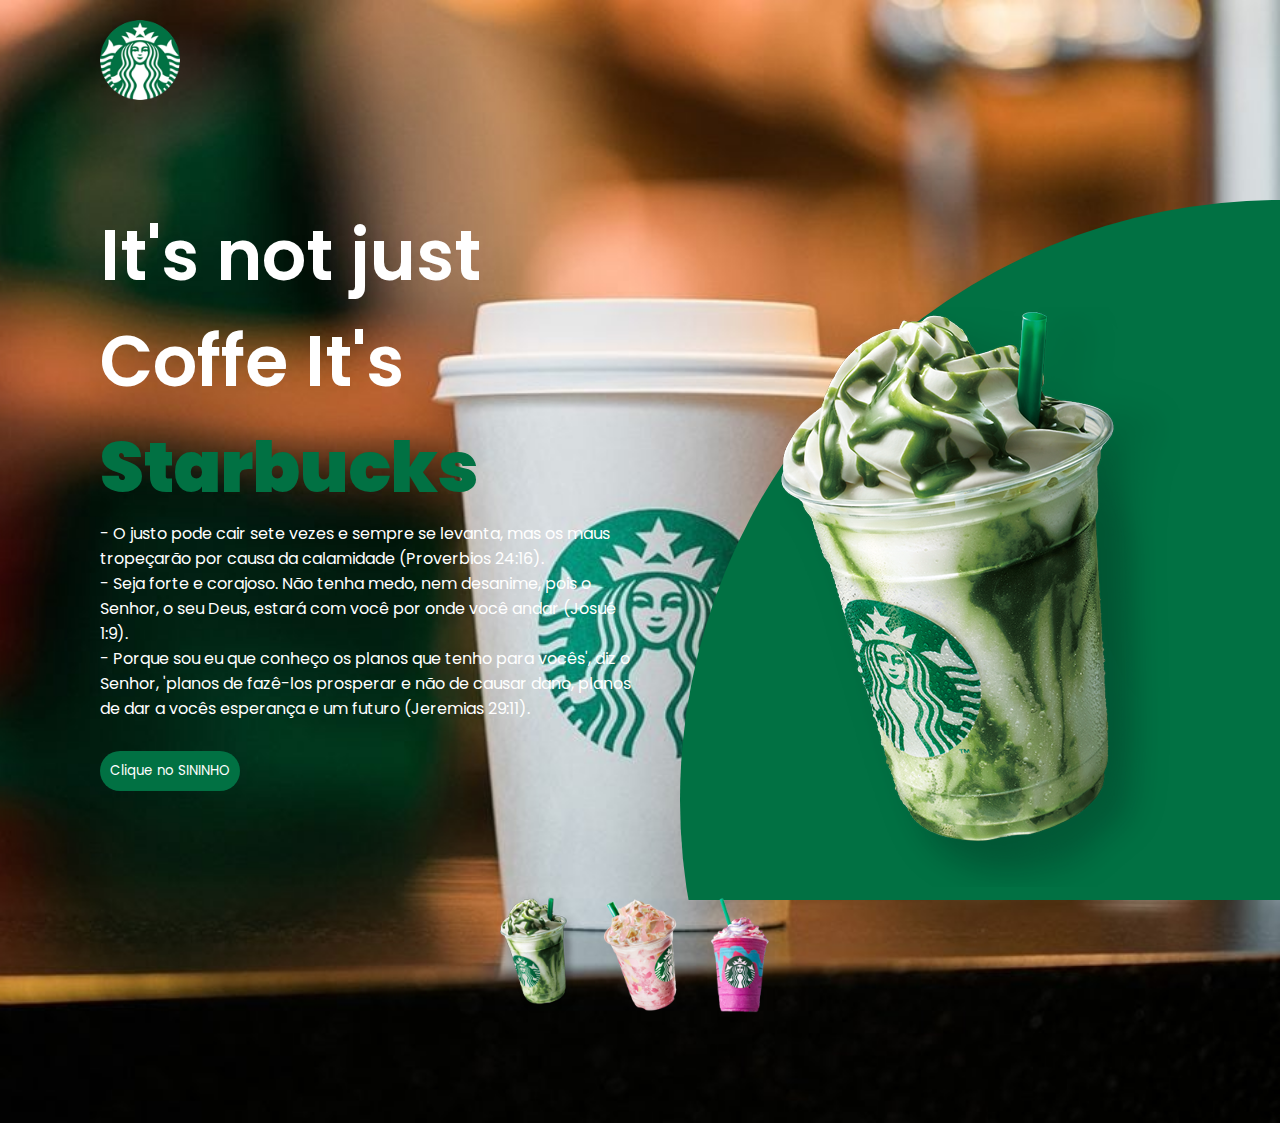
<file: 001 - starbucks-cafeteria/index.html>
<!DOCTYPE html>
<html lang="pt-BR">

<head>
  <meta charset="UTF-8" />
  <meta name="viewport" content="width=device-width, initial-scale=1.0" />

  <script src="https://cdn.botpress.cloud/webchat/v3.3/inject.js"></script>
  <script src="https://files.bpcontent.cloud/2025/09/19/19/20250919190721-M8ZAT4WU.js" defer></script>

  <link rel="preconnect" href="https://fonts.googleapis.com">
  <link rel="preconnect" href="https://fonts.gstatic.com" crossorigin>
  <link
    href="https://fonts.googleapis.com/css2?family=Poppins:ital,wght@0,100;0,200;0,300;0,400;0,500;0,600;0,700;0,800;0,900;1,100;1,200;1,300;1,400;1,500;1,600;1,700;1,800;1,900&display=swap"
    rel="stylesheet">
  <link rel="stylesheet" href="./css/styles.css" />
  <title>StarBacks DevClub</title>
</head>

<body>

  <div class="circulo"></div>

  <img class="logo" src="./img/logo.png" alt="logo starbucks" />
  <div class="caixa-conteudo">

    <div class="caixa-textos">

      <h2>It's not just Coffe It's <span class="texto-starbucks">Starbucks</span></h2>
      <p class="paragrafo">
        - O justo pode cair sete vezes e sempre se levanta, mas os maus tropeçarão por causa da calamidade (Proverbios
        24:16). <br>
        - Seja forte e corajoso. Não tenha medo, nem desanime, pois o Senhor, o seu Deus, estará com você por onde você
        andar (Josué 1:9). <br>
        - Porque sou eu que conheço os planos que tenho para vocês', diz o Senhor, 'planos de fazê-los prosperar e não
        de
        causar dano, planos de dar a vocês esperança e um futuro (Jeremias 29:11).
      </p>
      <button>Clique no SININHO</button>
    </div>

    <div class="caixa-imagem">
      <img src="/001 - starbucks-cafeteria/img/img1.png" alt="copo starbucks">
    </div>
  </div>

  <div class="caixa-menu">
    <img class="botao-menu" src="/001 - starbucks-cafeteria/img/thumb1.png" onclick="mudarCor('#017143')" alt="copo botão" />
    <img class="botao-menu" src="/001 - starbucks-cafeteria/img/thumb2.png" onclick="mudarCor('#eb7495')" alt="copo botão" />
    <img class="botao-menu" src="/001 - starbucks-cafeteria/img/thumb3.png" onclick="mudarCor('#d752b1')" alt="copo botão" />
  </div>
</body>
<script src="./js/scripts.js"></script>

</html>
</file>
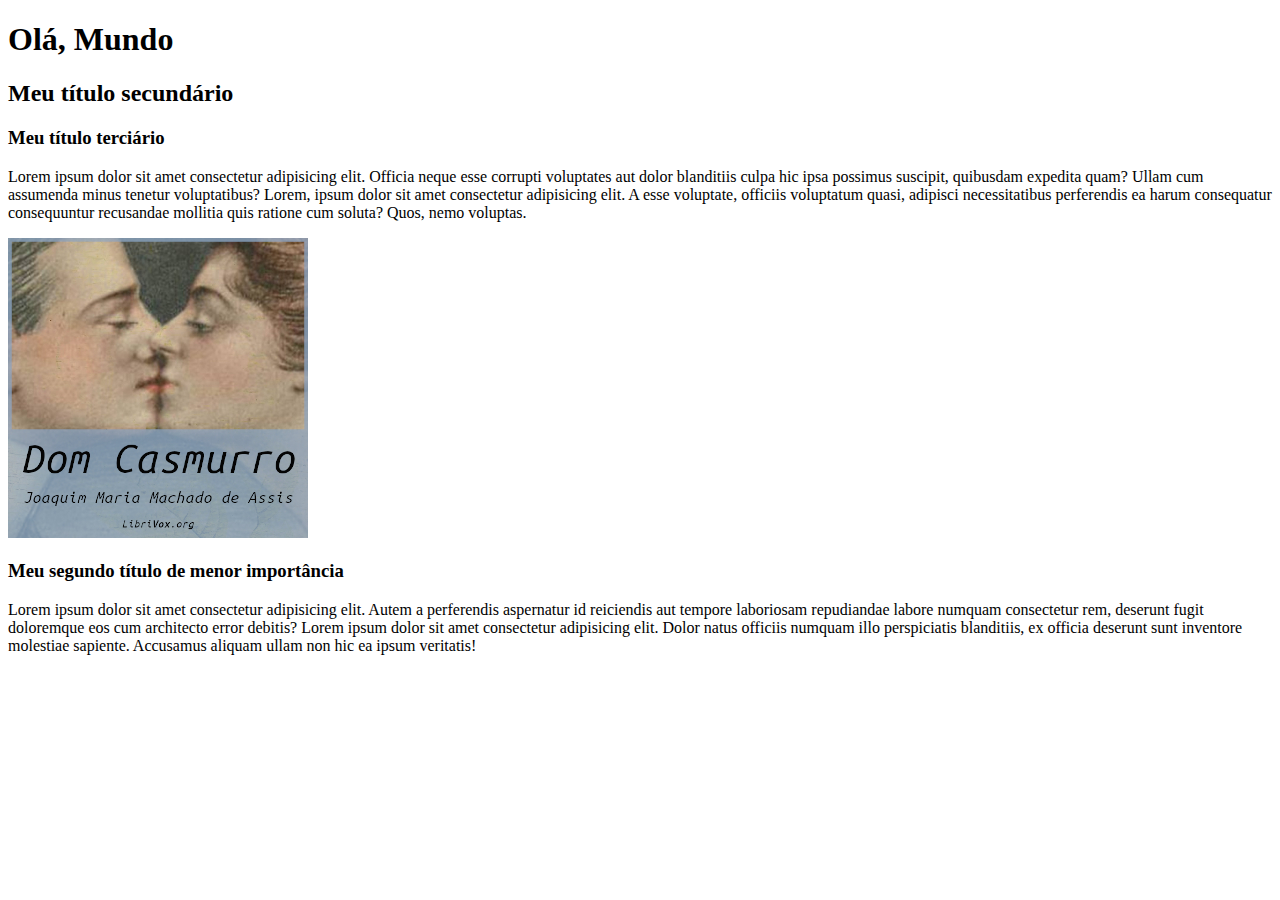
<file: 002 - audio-book/index.html>
<!DOCTYPE html>
<html lang="pt-BR">

<head>
  <meta charset="UTF-8">
  <meta name="viewport" content="width=device-width, initial-scale=1.0">
  <title>Minha primeira página</title>
</head>

<body>
  <h1>Olá, Mundo</h1>
  <div>
    <h2>Meu título secundário</h2>
    <h3>Meu título terciário</h3>

    <p>Lorem ipsum dolor sit amet consectetur adipisicing elit. Officia neque esse corrupti voluptates aut dolor
      blanditiis culpa hic ipsa possimus suscipit, quibusdam expedita quam? Ullam cum assumenda minus tenetur
      voluptatibus? Lorem, ipsum dolor sit amet consectetur adipisicing elit. A esse voluptate, officiis voluptatum
      quasi, adipisci necessitatibus perferendis ea harum consequatur consequuntur recusandae mollitia quis ratione cum
      soluta?
      Quos, nemo voluptas.
    </p>

    <img src="./assets/imagens/dom-casmurro.jpeg" alt="Capa do livro Dom Casmurro">
  </div>

  <div>
    <h3>Meu segundo título de menor importância</h3>
    <p>Lorem ipsum dolor sit amet consectetur adipisicing elit. Autem a perferendis aspernatur id reiciendis aut tempore
      laboriosam repudiandae labore numquam consectetur rem, deserunt fugit doloremque eos cum architecto error debitis?
      Lorem ipsum dolor sit amet consectetur adipisicing elit. Dolor natus officiis numquam illo perspiciatis
      blanditiis, ex officia deserunt sunt inventore molestiae sapiente. Accusamus aliquam ullam non hic ea ipsum
      veritatis!</p>
  </div>
</body>

</html>
</file>
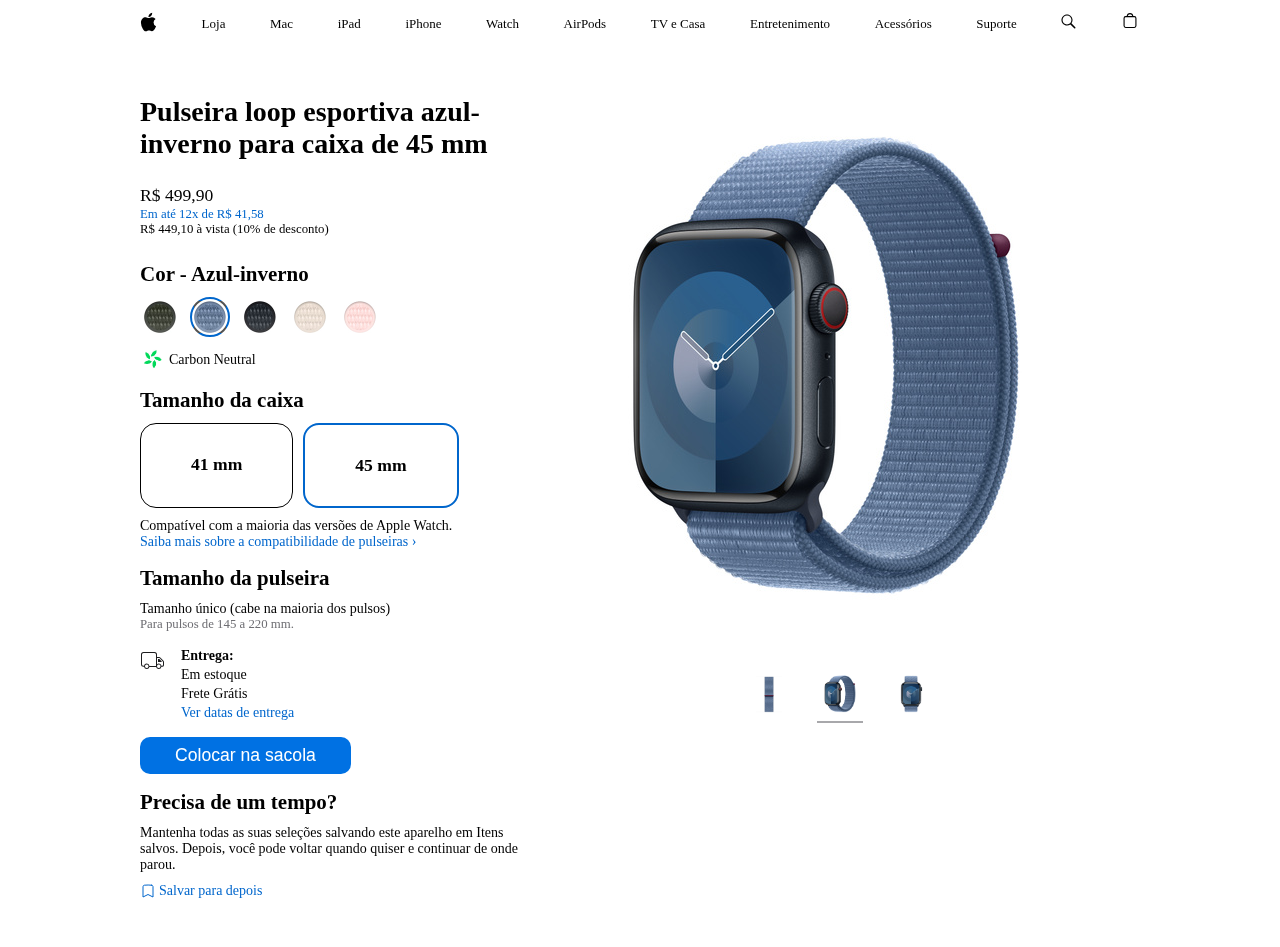
<file: 003 - pagina-apple-watch/index.html>
<!DOCTYPE html>
<html lang="en">

<head>
  <meta charset="UTF-8" />
  <meta name="viewport" content="width=device-width, initial-scale=1.0" />
  <title>Hashwatch</title>

  <link rel="stylesheet" href="./assets/css/style.css" />

  <!-- <script src="./script.js" defer></script> -->
</head>

<body>
  <nav>
    <ul>
      <li>
        <svg height="48" viewBox="0 0 17 48" xmlns="http://www.w3.org/2000/svg">
          <path
            d="m15.5752 19.0792a4.2055 4.2055 0 0 0 -2.01 3.5376 4.0931 4.0931 0 0 0 2.4908 3.7542 9.7779 9.7779 0 0 1 -1.2755 2.6351c-.7941 1.1431-1.6244 2.2862-2.8878 2.2862s-1.5883-.734-3.0443-.734c-1.42 0-1.9252.7581-3.08.7581s-1.9611-1.0589-2.8876-2.3584a11.3987 11.3987 0 0 1 -1.9373-6.1487c0-3.61 2.3464-5.523 4.6566-5.523 1.2274 0 2.25.8062 3.02.8062.734 0 1.8771-.8543 3.2729-.8543a4.3778 4.3778 0 0 1 3.6822 1.841zm-6.8586-2.0456a1.3865 1.3865 0 0 1 -.2527-.024 1.6557 1.6557 0 0 1 -.0361-.337 4.0341 4.0341 0 0 1 1.0228-2.5148 4.1571 4.1571 0 0 1 2.7314-1.4078 1.7815 1.7815 0 0 1 .0361.373 4.1487 4.1487 0 0 1 -.9867 2.587 3.6039 3.6039 0 0 1 -2.5148 1.3236z">
          </path>
        </svg>
      </li>

      <li>Loja</li>
      <li>Mac</li>
      <li>iPad</li>
      <li>iPhone</li>
      <li>Watch</li>
      <li>AirPods</li>
      <li>TV e Casa</li>
      <li>Entretenimento</li>
      <li>Acessórios</li>
      <li>Suporte</li>

      <li>
        <svg xmlns="http://www.w3.org/2000/svg" height="48" viewBox="0 0 17 48">
          <path
            d="M14.298,27.202l-3.87-3.87c0.701-0.929,1.122-2.081,1.122-3.332c0-3.06-2.489-5.55-5.55-5.55c-3.06,0-5.55,2.49-5.55,5.55 c0,3.061,2.49,5.55,5.55,5.55c1.251,0,2.403-0.421,3.332-1.122l3.87,3.87c0.151,0.151,0.35,0.228,0.548,0.228 s0.396-0.076,0.548-0.228C14.601,27.995,14.601,27.505,14.298,27.202z M1.55,20c0-2.454,1.997-4.45,4.45-4.45 c2.454,0,4.45,1.997,4.45,4.45S8.454,24.45,6,24.45C3.546,24.45,1.55,22.454,1.55,20z">
          </path>
        </svg>
      </li>

      <li>
        <svg height="48" viewBox="0 0 17 48" xmlns="http://www.w3.org/2000/svg">
          <path
            d="m11.3535 16.0283h-1.0205a3.4229 3.4229 0 0 0 -3.333-2.9648 3.4229 3.4229 0 0 0 -3.333 2.9648h-1.02a2.1184 2.1184 0 0 0 -2.117 2.1162v7.7155a2.1186 2.1186 0 0 0 2.1162 2.1167h8.707a2.1186 2.1186 0 0 0 2.1168-2.1167v-7.7155a2.1184 2.1184 0 0 0 -2.1165-2.1162zm-4.3535-1.8652a2.3169 2.3169 0 0 1 2.2222 1.8652h-4.4444a2.3169 2.3169 0 0 1 2.2222-1.8652zm5.37 11.6969a1.0182 1.0182 0 0 1 -1.0166 1.0171h-8.7069a1.0182 1.0182 0 0 1 -1.0165-1.0171v-7.7155a1.0178 1.0178 0 0 1 1.0166-1.0166h8.707a1.0178 1.0178 0 0 1 1.0164 1.0166z">
          </path>
        </svg>
      </li>
    </ul>
  </nav>

  <main>
    <section id="produto">
      <div id="opcoes-produto">
        <h1>Pulseira loop esportiva azul-inverno para caixa de 45 mm</h1>

        <div class="precos">
          <p id="precos">R$ 499,90</p>
          <a href="#" id="parcelas">Em até 12x de R$ 41,58</a>
          <p id="a-vista">R$ 449,10 à vista (10% de desconto)</p>
        </div>

        <div id="opcoes">
          <div class="cores">
            <h2 id="nome-cor-selecionada">Cor - Azul-inverno</h2>

            <ul id="selecao-cores">
              <li>
                <input type="radio" name="opcao-cor" id="0-cor" onclick="atualizarCorSelecionada()" />
                <label for="0-cor">
                  <img src="./assets/imagens/opcoes-cores/verde-cipreste.jpeg" alt="Opção Cor" />
                </label>
              </li>

              <li>
                <input type="radio" name="opcao-cor" id="1-cor" checked onclick="atualizarCorSelecionada()" />
                <label for="1-cor">
                  <img src="./assets/imagens/opcoes-cores/azul-inverno.jpeg" alt="Opção Cor" />
                </label>
              </li>

              <li>
                <input type="radio" name="opcao-cor" id="2-cor" onclick="atualizarCorSelecionada()" />
                <label for="2-cor">
                  <img src="./assets/imagens/opcoes-cores/meia-noite.jpeg" alt="Opção Cor" />
                </label>
              </li>

              <li>
                <input type="radio" name="opcao-cor" id="3-cor" onclick="atualizarCorSelecionada()" />
                <label for="3-cor">
                  <img src="./assets/imagens/opcoes-cores/estelar.jpeg" alt="Opção Cor" />
                </label>
              </li>

              <li>
                <input type="radio" name="opcao-cor" id="4-cor" onclick="atualizarCorSelecionada()" />
                <label for="4-cor">
                  <img src="./assets/imagens/opcoes-cores/rosa-claro.jpeg" alt="Opção Cor" />
                </label>
              </li>
            </ul>

            <div id="selo-carbono">
              <img src="./assets/imagens/outros-recursos/neutralidade-c.jpeg" alt="Selo Carbono" />
              <p>Carbon Neutral</p>
            </div>
          </div>

          <div id="tamanho-caixa">
            <h2>Tamanho da caixa</h2>

            <div id="opcoes-tamanho">
              <input type="radio" name="opcao-tamanho" id="0-tamanho" onclick="atualizarTamanho()" />
              <label for="0-tamanho"> 41 mm </label>

              <input type="radio" name="opcao-tamanho" id="1-tamanho" checked onclick="atualizarTamanho()" />
              <label for="1-tamanho"> 45 mm </label>
            </div>

            <div id="disclaimer">
              <p>Compatível com a maioria das versões de Apple Watch.</p>
              <a href="#">
                Saiba mais sobre a compatibilidade de pulseiras ›</a>
            </div>
          </div>

          <div id="info-extra">
            <h2>Tamanho da pulseira</h2>

            <div>
              <p>Tamanho único (cabe na maioria dos pulsos)</p>
              <p class="pequeno cinza">Para pulsos de 145 a 220 mm.</p>
            </div>
          </div>

          <div class="entrega">
            <svg viewBox="0 0 25 25"
              class="as-svgicon as-svgicon-boxtruck as-svgicon-reduced as-svgicon-boxtruckreduced" role="img"
              aria-hidden="true" width="25">
              <path fill="none" d="M0 0h25v25H0z"></path>
              <path fill="#1d1d1f"
                d="m23.482 12.847-2.92-3.209A1.947 1.947 0 0 0 18.985 9H17V6.495a2.5 2.5 0 0 0-2.5-2.5h-11a2.5 2.5 0 0 0-2.5 2.5v9.75a2.5 2.5 0 0 0 2.5 2.5h.548A2.746 2.746 0 0 0 6.75 21.02 2.618 2.618 0 0 0 9.422 19h6.681a2.744 2.744 0 0 0 5.347-.23h.735A1.656 1.656 0 0 0 24 16.98v-2.808a1.937 1.937 0 0 0-.518-1.325ZM8.426 18.745a1.74 1.74 0 0 1-3.352 0 1.577 1.577 0 0 1 .015-1 1.738 1.738 0 0 1 3.322 0 1.578 1.578 0 0 1 .015 1ZM9.447 18a2.726 2.726 0 0 0-5.394-.255H3.5a1.502 1.502 0 0 1-1.5-1.5v-9.75a1.502 1.502 0 0 1 1.5-1.5h11a1.502 1.502 0 0 1 1.5 1.5V18Zm10.972.77a1.738 1.738 0 0 1-3.337 0 1.573 1.573 0 0 1 0-1 1.742 1.742 0 1 1 3.337 1ZM23 16.98c0 .569-.229.79-.815.79h-.735A2.73 2.73 0 0 0 17 16.165V10h1.986a.976.976 0 0 1 .838.314l2.927 3.214a.95.95 0 0 1 .249.644Zm-1.324-3.36a.512.512 0 0 1 .174.38h-3.306a.499.499 0 0 1-.544-.528V11h1.073a.76.76 0 0 1 .594.268Z">
              </path>
            </svg>

            <div class="informacoes-entrega">
              <p><b>Entrega:</b></p>
              <p>Em estoque</p>
              <p>Frete Grátis</p>
              <a href="#">Ver datas de entrega</a>
            </div>
          </div>

          <button>Colocar na sacola</button>

          <div class="comprar-depois">
            <h2>Precisa de um tempo?</h2>

            <p>
              Mantenha todas as suas seleções salvando este aparelho em Itens
              salvos. Depois, você pode voltar quando quiser e continuar de
              onde parou.
            </p>

            <a class="salvar-depois" href="#"><svg xmlns="http://www.w3.org/2000/svg" fill="none" viewBox="0 0 24 24"
                stroke-width="1.5" stroke="currentColor" width="16" class="">
                <path stroke-linecap="round" stroke-linejoin="round"
                  d="M17.593 3.322c1.1.128 1.907 1.077 1.907 2.185V21L12 17.25 4.5 21V5.507c0-1.108.806-2.057 1.907-2.185a48.507 48.507 0 0 1 11.186 0Z" />
              </svg>
              Salvar para depois</a>
          </div>
        </div>
      </div>

      <div id="visualizacao">
        <img src="./assets/imagens/opcoes-cores/imagens-azul-inverno/imagem-1.jpeg" alt="Imagem Grande" />

        <ul id="selecionar-imagem">
          <li>
            <input type="radio" name="opcao-imagem" id="0-imagem" onclick="atualizarImagemSelecionada()" />
            <label for="0-imagem">
              <img src="./assets/imagens/opcoes-cores/imagens-azul-inverno/imagem-0.jpeg" alt="Opção Imagem" />
            </label>
          </li>

          <li>
            <input type="radio" name="opcao-imagem" id="1-imagem" checked onclick="atualizarImagemSelecionada()" />
            <label for="1-imagem">
              <img src="./assets/imagens/opcoes-cores/imagens-azul-inverno/imagem-1.jpeg" alt="Opção Imagem" />
            </label>
          </li>

          <li>
            <input type="radio" name="opcao-imagem" id="2-imagem" onclick="atualizarImagemSelecionada()" />
            <label for="2-imagem">
              <img src="./assets/imagens/opcoes-cores/imagens-azul-inverno/imagem-2.jpeg" alt="Opção Imagem" />
            </label>
          </li>
        </ul>
      </div>
    </section>
  </main>

  <script src="./assets/js/script.js"></script>
</body>

</html>
</file>
<file: 003 - pagina-apple-watch/assets/css/style.css>
@font-face {
  font-family: "San Francisco";
  font-weight: 400;
  src: url("https://applesocial.s3.amazonaws.com/assets/styles/fonts/sanfrancisco/sanfranciscodisplay-regular-webfont.woff");
}

* {
  margin: 0;
  padding: 0;
  box-sizing: border-box;
}

body {
  font-family: "San Francisco";
  display: flex;
  flex-direction: column;
  align-items: stretch;
  max-width: 1000px;
  margin: 0 auto;
  gap: 48px;
  font-size: 14px;
}

nav {
  font-size: 13px;
}

nav ul {
  display: flex;
  justify-content: space-between;
  /* max-width: 1000px;
  margin: 0 auto; */
  align-items: center;
}

ul {
  list-style: none;
}

li {
  cursor: pointer;
}

svg {
  display: block;
}

main {
  /* max-width: 1000px; */
  margin-bottom: 48px;
}

a {
  color: #0066cc;
  text-decoration: none;
}

a:hover {
  text-decoration: underline;
}

#produto {
  display: grid;
  grid-template-columns: 2fr 3fr;
}

#precos {
  font-size: 17.6px;
}

#a-vista,
#parcelas,
.pequeno {
  font-size: 12.8px;
}

.cinza {
  color: #6e6e73;
}

#opcoes-produto {
  display: flex;
  flex-direction: column;
  gap: 25px;
}

#selo-carbono {
  display: flex;
  align-items: center;
  gap: 4px;

  & img {
    width: 25px;
  }
}

/* Nesting ou Aninhamento */

/* #selo-carbono img {
  width: 25px;
} */

input[type="radio"] {
  display: none;
}

#selecao-cores {
  display: flex;
  gap: 10px;
}

#selecao-cores label {
  width: 40px;
  height: 40px;
  display: flex;
  align-items: center;
  justify-content: center;
}

#selecao-cores label img {
  width: 32px;
  cursor: pointer;
  mix-blend-mode: color;
}

.cores {
  display: flex;
  flex-direction: column;
  gap: 10px;
}

input[type="radio"]:checked + label {
  border-radius: 50%;
}

#opcoes-tamanho input[type="radio"]:checked + label,
input[type="radio"]:checked + label {
  border: solid 2px #0066cc;
}

#selecionar-imagem input[type="radio"]:checked + label {
  border-radius: 0;
  border: none;
  border-bottom: solid 2px #6e6e7399;
}

#opcoes {
  display: flex;
  flex-direction: column;
  gap: 16px;
}

#opcoes-tamanho {
  display: flex;
  gap: 10px;
}

#opcoes-tamanho label {
  border: solid 1px black;
  padding: 30px 50px;
  border-radius: 16px;
  font-size: 17.6px;
  font-weight: 700;
  cursor: pointer;
}

#info-extra,
.comprar-depois,
#tamanho-caixa {
  display: flex;
  flex-direction: column;
  gap: 10px;
}

.entrega {
  display: flex;
  gap: 16px;
  align-items: flex-start;
}

.informacoes-entrega {
  display: flex;
  flex-direction: column;
  gap: 3px;
}

button {
  background-color: #0071e3;
  color: white;
  font-size: 17.6px;
  border: none;
  padding: 8px 35px;
  align-self: start;
  border-radius: 10px;
  cursor: pointer;
}

button:hover {
  background-color: #057bf1;
}

.salvar-depois {
  display: flex;
  gap: 3px;
}

#selecionar-imagem label img {
  width: 46px;
  cursor: pointer;
}

#selecionar-imagem {
  display: flex;
  gap: 25px;
  justify-content: center;
}

.caixa-pequena {
  transform: scale(0.9);
}
</file>
<file: 001 - starbucks-cafeteria/css/styles.css>
/* Reset css */
* {
  margin: 0;
  padding: 0;
  box-sizing: border-box;
  font-family: "Poppins", sans-serif;
}

body {
  padding-top: 20px;
  padding-left: 100px;
  padding-right: 100px;
  padding-bottom: 100px;
  background-image: url("../img/fundo.jpg");
  background-position: center;
  background-size: cover;
  /*overflow: hidden;  Remove a barra de rolagem */
}

.caixa-conteudo {
  width: 100%; /* Largura */
  display: flex;
  align-items: center;
  justify-content: space-between;
}

.caixa-textos {
  width: 600px;
}

h2 {
  color: #fff;
  font-weight: 600; /* Negrito - espessura da fonte */
  font-size: 70px;
}

.texto-starbucks {
  color: #017143;
  font-weight: 900;
  font-size: 70px;
}

.paragrafo {
  font-size: 16px;
  color: #fff;
}

button {
  background-color: #017143;
  color: #fff;
  margin-top: 30px;
  padding: 10px;
  border: none;
  cursor: pointer;
  border-radius: 40px;
  transition: 0.5s;
}

button:hover {
  background-color: #00b368;
}

.logo {
  width: 80px;
}

.caixa-imagem {
  width: 600px;
  display: flex;
  justify-content: flex-end;
  margin-top: 200px;
}

.imagem-copo {
  width: 340px;
}

.caixa-menu {
  display: flex;
  justify-content: center;
}

.botao-menu {
  width: 80px;
  cursor: pointer;
  transition: 0.5s;
  margin: 10px;
}

.circulo {
  background-color: #017143;
  width: 100%;
  height: 100%;
  position: absolute;
  top: 0;
  left: 0;
  clip-path: circle(600px at right 800px);
  z-index: -1;
}
</file>
